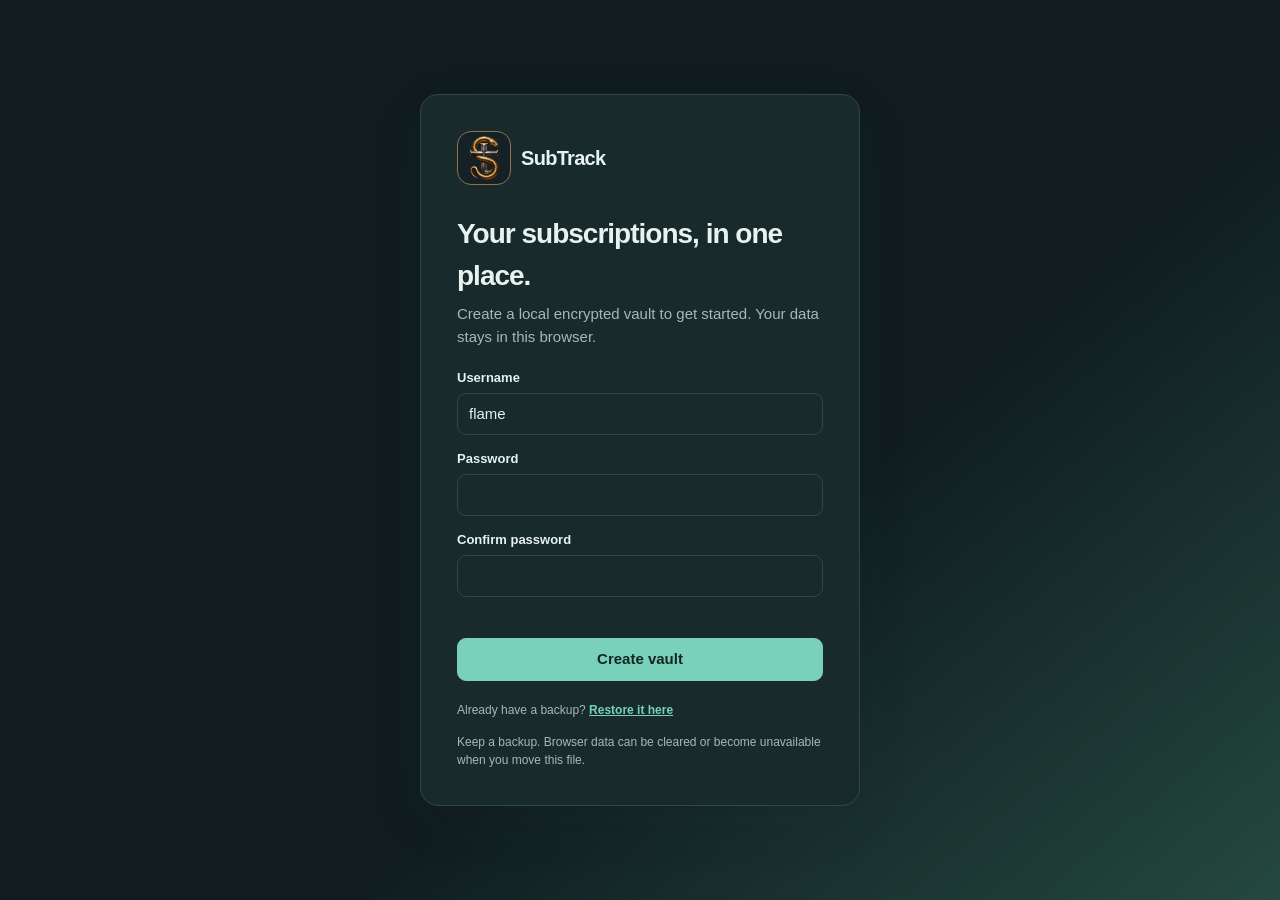
<file: index.html>
<!doctype html>
<html lang="en">
<head>
  <meta charset="utf-8">
  <meta name="viewport" content="width=device-width, initial-scale=1">
  <meta http-equiv="refresh" content="0; url=subtrack.html">
  <title>SubTrack</title>
  <link rel="icon" type="image/png" href="assets/subtrack-emblem.png">
</head>
<body><p>Opening SubTrack… <a href="subtrack.html">Continue to the app</a>.</p></body>
</html>
</file>
<file: enhancements.css>
.mark{background:none;overflow:hidden}.mark img{width:100%;height:100%}.avatar img{width:100%;height:100%;object-fit:contain;border-radius:9px}.avatar img.chatgpt{background:#fff;padding:3px}.save-wrap{display:flex;align-items:center;gap:8px}.save-state{font-size:11px;color:var(--muted);min-width:54px}.save-state.failed{color:#b74439}.rate-line{display:flex;align-items:center;justify-content:space-between;gap:12px;margin-top:14px;color:var(--muted);font-size:12px}.rate-line button{font-size:12px;padding:5px 9px}.month-control{width:auto;max-width:165px}.payment-group h3{font-size:13px;color:var(--muted);margin:17px 0 4px}.payment-group .item{align-items:center}.payment-group .empty{padding:12px 0;text-align:left}.cost-donut{width:160px;height:160px;margin:12px auto 20px;border-radius:50%;display:grid;place-items:center}.cost-donut:after{content:'';width:94px;height:94px;background:var(--panel);border-radius:50%}.cost-list{display:grid;gap:5px}.cost-choice{display:flex;width:100%;align-items:center;gap:8px;text-align:left;font-size:12px;padding:8px}.cost-choice[aria-pressed=true]{border-color:var(--accent);background:var(--tint)}.cost-choice .cost-value{margin-left:auto;white-space:nowrap}.swatch{width:10px;height:10px;border-radius:50%;flex:none}.cost-preview{margin-top:14px;padding:12px;background:var(--tint);border-radius:9px;font-size:13px}.cost-preview p{margin:4px 0}.rate-message{font-size:12px;color:var(--muted)}
@media(max-width:650px){.save-state{min-width:0}.rate-line{align-items:start;flex-wrap:wrap}}
.sr-only{position:absolute;width:1px;height:1px;padding:0;margin:-1px;overflow:hidden;clip:rect(0,0,0,0);white-space:nowrap;border:0}
.mark{width:44px;height:44px;padding:3px;border:1px solid #8f734b;border-radius:12px;background:#142126}.mark img{object-fit:contain}.login-card .mark{width:54px;height:54px;border-radius:14px}
</file>
